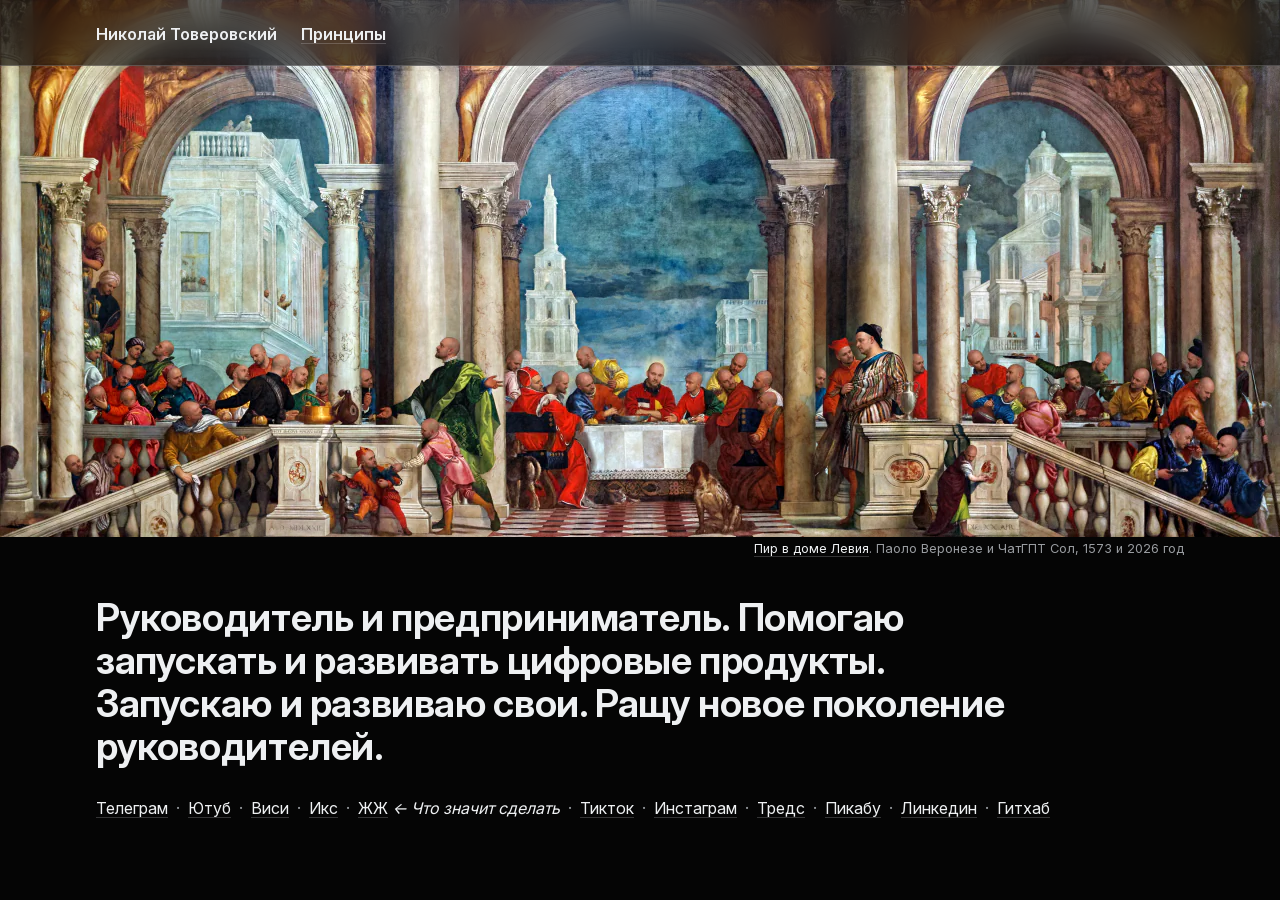
<file: index.html>
<!doctype html>
<html lang="ru" class="dark">
  <head>
    <meta charset="utf-8">
    <meta name="viewport" content="width=device-width, initial-scale=1">
    <meta name="theme-color" content="#050505">
    <meta name="description" content="Николай&nbsp;Товеровский&nbsp;— руководитель и&nbsp;предприниматель. Запускает и&nbsp;развивает цифровые продукты и&nbsp;растит новое поколение руководителей.">
    <title>Николай&nbsp;Товеровский</title>
    <link rel="preload" href="/assets/ids/fonts/InterVariable.woff2" as="font" type="font/woff2" crossorigin>
    <link rel="stylesheet" href="/assets/ids/css/tokens/palette.css">
    <link rel="stylesheet" href="/assets/ids/css/tokens/colors.css">
    <link rel="stylesheet" href="/assets/ids/css/tokens/scales.css">
    <link rel="stylesheet" href="/assets/ids/css/settings.css?v=3">
    <link rel="stylesheet" href="/assets/ids/css/reset.css">
    <link rel="stylesheet" href="/assets/ids/css/page-composition/layout.css">
    <link rel="stylesheet" href="/assets/ids/css/components/ids.css">
    <link rel="stylesheet" href="/assets/site.css?v=3">
  </head>
  <body class="ids">
    <div class="site-shell">
      <header class="site-header site-header--over-artwork">
        <div class="site-header__inner ids__wrapper L">
          <span class="site-name" aria-current="page">Николай&nbsp;Товеровский</span>
          <nav aria-label="Разделы сайта">
            <a href="/principles/">Принципы</a>
          </nav>
        </div>
      </header>

      <main class="home-main">
        <figure class="home-artwork">
          <div class="home-artwork__viewport" tabindex="0" role="region" aria-label="Картина. На&nbsp;узком экране её можно прокрутить по&nbsp;горизонтали">
            <picture>
              <source type="image/webp" srcset="/assets/feast/feast-640.webp 640w, /assets/feast/feast-1280.webp 1280w, /assets/feast/feast-1920.webp 1920w, /assets/feast/feast-2880.webp 2880w, /assets/feast/feast-3840.webp 3840w" sizes="(max-width: 716px) 716px, 100vw">
              <img src="/assets/feast/feast-1920.jpg" srcset="/assets/feast/feast-640.jpg 640w, /assets/feast/feast-1280.jpg 1280w, /assets/feast/feast-1920.jpg 1920w, /assets/feast/feast-2880.jpg 2880w, /assets/feast/feast-3840.jpg 3840w" sizes="(max-width: 716px) 716px, 100vw" width="10000" height="4193" loading="eager" fetchpriority="high" alt="Пир в&nbsp;доме Левия: на&nbsp;месте каждого персонажа картины&nbsp;— Николай&nbsp;Товеровский">
            </picture>
          </div>
          <figcaption class="ids__wrapper L"><span class="caption-full"><a href="https://bureau.ru/books/fff/113" target="_blank" rel="noopener noreferrer">Пир в&nbsp;доме Левия</a>. Паоло&nbsp;Веронезе и&nbsp;ЧатГПТ&nbsp;Сол, 1573 и&nbsp;2026&nbsp;год</span><span class="caption-mobile"><a href="https://bureau.ru/books/fff/113" target="_blank" rel="noopener noreferrer">Пир в&nbsp;доме Левия</a></span></figcaption>
        </figure>

        <div class="home-content ids__wrapper L">
          <h1 class="S home-lead">Руководитель и&nbsp;предприниматель. Помогаю запускать и&nbsp;развивать цифровые продукты. Запускаю и&nbsp;развиваю свои. Ращу новое поколение руководителей.</h1>

          <nav class="social-links" aria-label="Соцсети">
            <span class="social-links__item"><a href="https://t.me/toverovskiy" target="_blank" rel="noopener noreferrer">Телеграм</a></span>
            <span class="social-links__item"><a href="https://www.youtube.com/@toverovskiy" target="_blank" rel="noopener noreferrer">Ютуб</a></span>
            <span class="social-links__item"><a href="https://vc.ru/id209319" target="_blank" rel="noopener noreferrer">Виси</a></span>
            <span class="social-links__item"><a href="https://x.com/toverovskiy" target="_blank" rel="noopener noreferrer">Икс</a></span>
            <span class="social-links__item"><a href="https://toverovskiy.livejournal.com/202173.html" target="_blank" rel="noopener noreferrer">ЖЖ</a>&nbsp;<i>←&nbsp;Что значит сделать</i></span>
            <span class="social-links__item"><a href="https://www.tiktok.com/@toverovskiy" target="_blank" rel="noopener noreferrer">Тикток</a></span>
            <span class="social-links__item"><a href="https://www.instagram.com/toverovskiy/" target="_blank" rel="noopener noreferrer">Инстаграм</a></span>
            <span class="social-links__item"><a href="https://www.threads.com/@toverovskiy" target="_blank" rel="noopener noreferrer">Тредс</a></span>
            <span class="social-links__item"><a href="https://pikabu.ru/@toverovskiy" target="_blank" rel="noopener noreferrer">Пикабу</a></span>
            <span class="social-links__item"><a href="https://www.linkedin.com/in/toverovskiy/" target="_blank" rel="noopener noreferrer">Линкедин</a></span>
            <span class="social-links__item"><a href="https://github.com/toverovskiy" target="_blank" rel="noopener noreferrer">Гитхаб</a></span>
          </nav>
        </div>
      </main>
    </div>
    <script>
      const artwork = document.querySelector('.home-artwork__viewport');
      if (matchMedia('(max-width: 716px)').matches) {
        artwork.scrollLeft = (artwork.scrollWidth - artwork.clientWidth) / 2;
      }

      const socialItems = [...document.querySelectorAll('.social-links__item')];
      function updateSocialSeparators() {
        socialItems.forEach(item => item.classList.remove('social-links__item--row-end'));
        socialItems.forEach((item, index) => {
          if (socialItems[index + 1]?.offsetTop > item.offsetTop) {
            item.classList.add('social-links__item--row-end');
          }
        });
      }
      updateSocialSeparators();
      addEventListener('resize', updateSocialSeparators);
      document.fonts.ready.then(updateSocialSeparators);
    </script>
  </body>
</html>
</file>
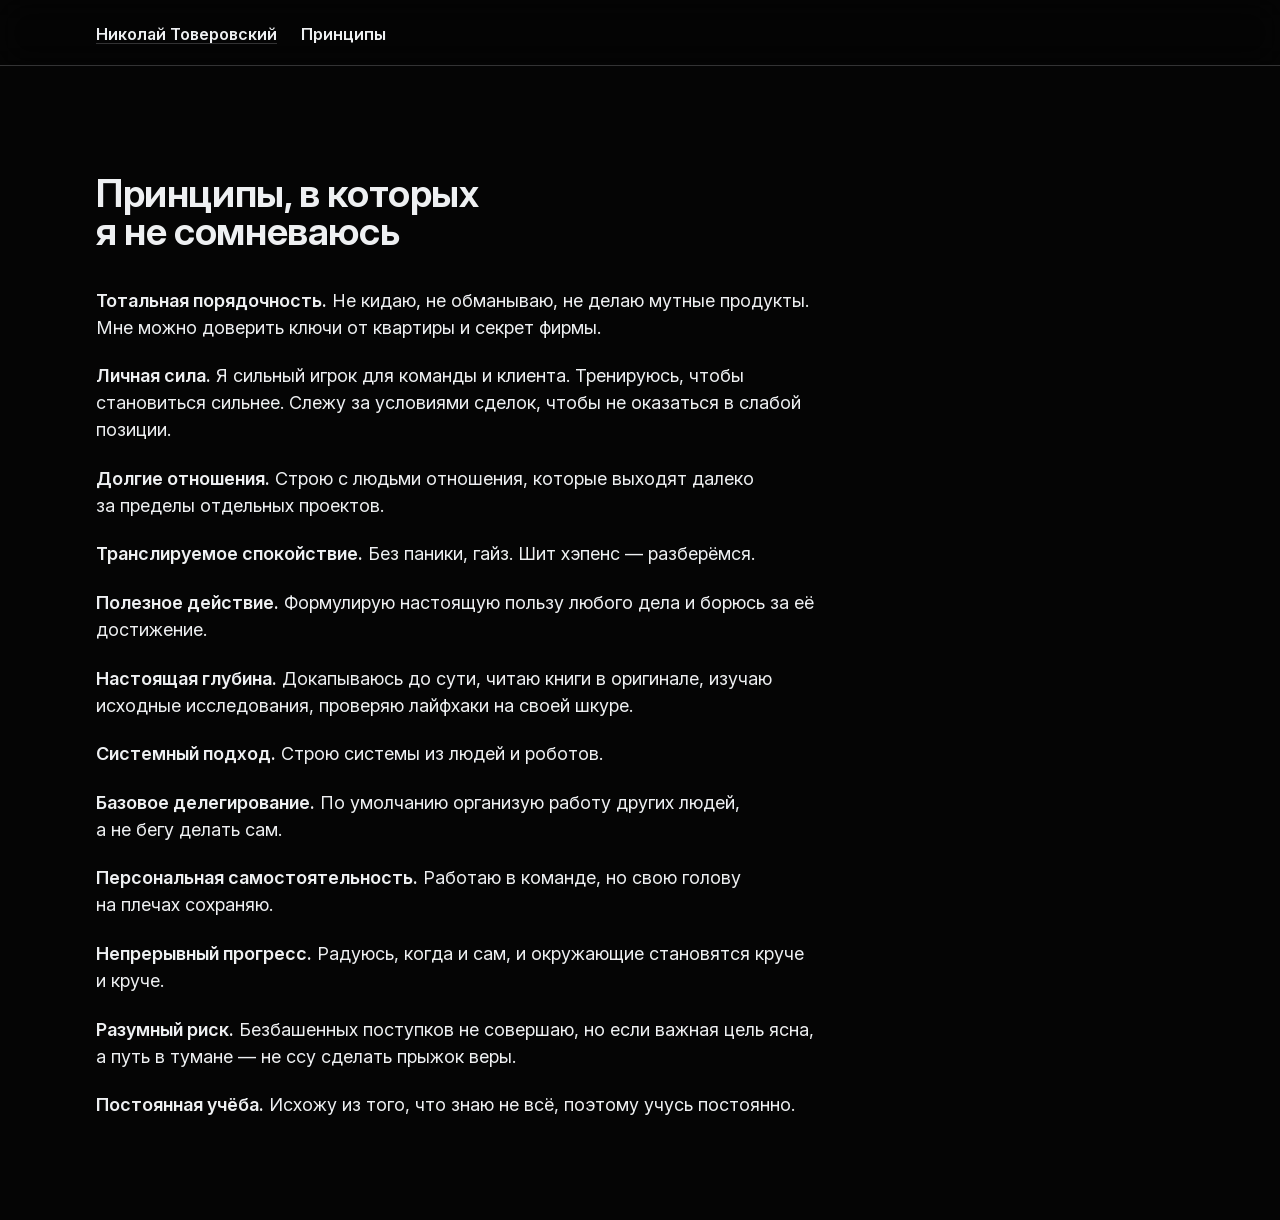
<file: principles/index.html>
<!doctype html>
<html lang="ru" class="dark">
  <head>
    <meta charset="utf-8">
    <meta name="viewport" content="width=device-width, initial-scale=1">
    <meta name="theme-color" content="#050505">
    <meta name="description" content="Принципы Николая&nbsp;Товеровского: порядочность, личная сила, долгие отношения, полезное действие и&nbsp;постоянная учёба.">
    <title>Принципы&nbsp;— Николай&nbsp;Товеровский</title>
    <link rel="preload" href="/assets/ids/fonts/InterVariable.woff2" as="font" type="font/woff2" crossorigin>
    <link rel="stylesheet" href="/assets/ids/css/tokens/palette.css">
    <link rel="stylesheet" href="/assets/ids/css/tokens/colors.css">
    <link rel="stylesheet" href="/assets/ids/css/tokens/scales.css">
    <link rel="stylesheet" href="/assets/ids/css/settings.css?v=3">
    <link rel="stylesheet" href="/assets/ids/css/reset.css">
    <link rel="stylesheet" href="/assets/ids/css/page-composition/layout.css">
    <link rel="stylesheet" href="/assets/ids/css/components/ids.css">
    <link rel="stylesheet" href="/assets/site.css?v=3">
  </head>
  <body class="ids">
    <div class="site-shell">
      <header class="site-header">
        <div class="site-header__inner ids__wrapper L">
          <a class="site-name" href="/">Николай&nbsp;Товеровский</a>
          <nav aria-label="Разделы сайта">
            <span aria-current="page">Принципы</span>
          </nav>
        </div>
      </header>

      <main class="principles-main ids__wrapper L">
        <h1 class="S">Принципы, в&nbsp;которых я&nbsp;не сомневаюсь</h1>

        <div class="principles-copy">
          <p><strong>Тотальная порядочность.</strong> Не&nbsp;кидаю, не&nbsp;обманываю, не&nbsp;делаю мутные продукты. Мне можно доверить ключи от&nbsp;квартиры и&nbsp;секрет фирмы.</p>
          <p><strong>Личная сила.</strong> Я&nbsp;сильный игрок для команды и&nbsp;клиента. Тренируюсь, чтобы становиться сильнее. Слежу за&nbsp;условиями сделок, чтобы не&nbsp;оказаться в&nbsp;слабой позиции.</p>
          <p><strong>Долгие отношения.</strong> Строю с&nbsp;людьми отношения, которые выходят далеко за&nbsp;пределы отдельных проектов.</p>
          <p><strong>Транслируемое спокойствие.</strong> Без&nbsp;паники, гайз. Шит хэпенс&nbsp;— разберёмся.</p>
          <p><strong>Полезное действие.</strong> Формулирую настоящую пользу любого дела и&nbsp;борюсь за&nbsp;её достижение.</p>
          <p><strong>Настоящая глубина.</strong> Докапываюсь до&nbsp;сути, читаю книги в&nbsp;оригинале, изучаю исходные исследования, проверяю лайфхаки на&nbsp;своей шкуре.</p>
          <p><strong>Системный подход.</strong> Строю системы из&nbsp;людей и&nbsp;роботов.</p>
          <p><strong>Базовое делегирование.</strong> По&nbsp;умолчанию организую работу других людей, а&nbsp;не&nbsp;бегу делать сам.</p>
          <p><strong>Персональная самостоятельность.</strong> Работаю в&nbsp;команде, но&nbsp;свою голову на&nbsp;плечах сохраняю.</p>
          <p><strong>Непрерывный прогресс.</strong> Радуюсь, когда и&nbsp;сам, и&nbsp;окружающие становятся круче и&nbsp;круче.</p>
          <p><strong>Разумный риск.</strong> Безбашенных поступков не&nbsp;совершаю, но&nbsp;если важная цель ясна, а&nbsp;путь в&nbsp;тумане&nbsp;— не&nbsp;ссу сделать прыжок веры.</p>
          <p><strong>Постоянная учёба.</strong> Исхожу из&nbsp;того, что знаю не&nbsp;всё, поэтому учусь постоянно.</p>
        </div>
      </main>
    </div>
  </body>
</html>
</file>
<file: assets/ids/css/tokens/palette.css>
/* Палитра — сырые значения цвета, не зависящие от темы.
   Это источник правды для цвета: семантические токены в colors.css
   ссылаются сюда и нигде не используют rgb()-значения напрямую. */

:root {
  --ids__color-white: rgb(255, 255, 255);

  --ids__color-gray-100: rgb(238, 240, 242);
  --ids__color-gray-200: rgb(220, 221, 223);
  --ids__color-gray-400: rgb(153, 156, 160);
  --ids__color-gray-500: rgb(115, 120, 125);
  --ids__color-gray-600: rgb(85, 88, 92);
  --ids__color-gray-700: rgb(55, 58, 62);
  --ids__color-gray-800: rgb(32, 33, 36);
  --ids__color-gray-900: rgb(18, 18, 20);
  --ids__color-gray-950: rgb(5, 5, 5);

  --ids__color-blue-450: rgb(60, 130, 250);
  --ids__color-blue-500: rgb(0, 100, 240);

  --ids__color-green-450: rgb(40, 215, 40);
  --ids__color-green-500: rgb(0, 200, 0);
  --ids__color-green-600: rgb(30, 170, 60);

  --ids__color-red-450: rgb(255, 70, 95);
  --ids__color-red-500: rgb(253, 47, 75);

  --ids__color-yellow-500: rgb(255, 225, 0);
}
</file>
<file: assets/ids/css/tokens/colors.css>
/* Семантические цвета — каждое значение указывает на палитру.
   Именование функциональное: для чего используется, так и называется.
   Переключение темы происходит здесь, а не в палитре. */

:root {
  color-scheme: light;

  --ids__text: var(--ids__color-gray-950);
  --ids__text-caption: var(--ids__color-gray-600);
  --ids__link: var(--ids__color-blue-500);
  --ids__hover: var(--ids__color-green-500);
  --ids__accent: var(--ids__color-red-500);
  --ids__code: var(--ids__color-gray-500);
  --ids__mark: var(--ids__color-yellow-500);
  --ids__surface: var(--ids__color-gray-100);
  --ids__background: var(--ids__color-white);

  --ids__border: color-mix(in srgb, var(--ids__text) 20%, transparent);

  --ids__error: var(--ids__color-red-500);
  --ids__success: var(--ids__color-green-600);
}

.dark {
  color-scheme: dark;

  --ids__text: var(--ids__color-gray-100);
  --ids__text-caption: var(--ids__color-gray-400);
  --ids__link: var(--ids__color-gray-100);
  --ids__hover: var(--ids__color-gray-400);
  --ids__accent: var(--ids__color-red-450);
  --ids__code: var(--ids__color-gray-400);
  --ids__mark: var(--ids__color-yellow-500);
  --ids__surface: var(--ids__color-gray-800);
  --ids__background: var(--ids__color-gray-950);

  --ids__error: var(--ids__color-red-450);
  --ids__success: var(--ids__color-green-450);
}

body {
  color: var(--ids__text);
  background-color: var(--ids__background);
}
</file>
<file: assets/ids/css/tokens/scales.css>
/* Именованные шкалы размеров.

   Спейсеры и гэпы — в rem: считаются от корневого (флюидного) фонт-сайза
   и не зависят от фонт-сайза окружения.
   Радиусы — в em: скругление масштабируется вместе с текстом компонента. */

:root {
  --ids__spacer-s: calc(var(--ids__density) * 0.7rem);
  --ids__spacer-m: calc(var(--ids__density) * 1.4rem);
  --ids__spacer-l: calc(var(--ids__density) * 2.4rem);
  --ids__spacer-xl: calc(var(--ids__density) * 4rem);

  --ids__gap-s: 0.5rem;
  --ids__gap-m: 1rem;
  --ids__gap-l: 1.5rem;

  --ids__radius-s: 0.2em;
  --ids__radius-m: 0.3em;
  --ids__radius-pill: 9999px;

  /* Радиус сквиркла .ids__rounded. Можно переопределять локально. */
  --ids__radius: 1.5em;

  --ids__border-width-s: 1px;
  --ids__border-width-m: 2px;

  --ids__duration-instant: 0s;
  --ids__duration-fast: 0.1s;
  --ids__duration-base: 0.5s;
  --ids__easing-base: ease;
}
</file>
<file: assets/ids/css/settings.css>
/* Fonts */

@font-face {
  font-family: Inter;
  font-style: normal;
  font-weight: 100 900;
  font-display: block;
  src: url("../fonts/InterVariable.woff2") format("woff2");
}
@font-feature-values Inter {
    @character-variant {
        cv01: 1; cv02: 2; cv03: 3; cv04: 4; cv05: 5; cv06: 6; cv07: 7; cv08: 8;
        cv09: 9; cv10: 10; cv11: 11; cv12: 12; cv13: 13;
        alt-1:            1; /* Alternate one */
        alt-3:            9; /* Flat-top three */
        open-4:           2; /* Open four */
        open-6:           3; /* Open six */
        open-9:           4; /* Open nine */
        lc-l-with-tail:   5; /* Lower-case L with tail */
        simplified-u:     6; /* Simplified u */
        alt-double-s:     7; /* Alternate German double s */
        uc-i-with-serif:  8; /* Upper-case i with serif */
        uc-g-with-spur:  10; /* Capital G with spur */
        single-story-a:  11; /* Single-story a */
        compact-lc-f:    12; /* Compact f */
        compact-lc-t:    13; /* Compact t */
    }
    @styleset {
        ss01: 1; ss02: 2; ss03: 3; ss04: 4; ss05: 5; ss06: 6; ss07: 7; ss08: 8;
        open-digits: 1;                /* Open digits */
        disambiguation: 2;             /* Disambiguation (with zero) */
        disambiguation-except-zero: 4; /* Disambiguation (no zero) */
        round-quotes-and-commas: 3;    /* Round quotes &amp; commas */
        square-punctuation: 7;         /* Square punctuation */
        square-quotes: 8;              /* Square quotes */
        circled-characters: 5;         /* Circled characters */
        squared-characters: 6;         /* Squared characters */
    }
}


body {
  font-family: "Inter", sans-serif;
  -webkit-font-smoothing: antialiased;
  font-weight: 400;
}

/* Density */

:root {
  --ids__density: 1.3;
}

body {
  font-size: 1em;
  line-height: var(--ids__density);
}


/* The viewport-based root font size is disabled so browser zoom keeps working. */

/* Smooth scroll for anchored links */

@media (prefers-reduced-motion: no-preference) {
  html {
    scroll-behavior: smooth;
  }
}
</file>
<file: assets/ids/css/page-composition/layout.css>
.ids__space {
  height: var(--ids__spacer-s);

  &.S {
    height: var(--ids__spacer-s);
  }
  &.M {
    height: var(--ids__spacer-m);
  }
  &.L {
    height: var(--ids__spacer-l);
  }
  &.XL {
    height: var(--ids__spacer-xl);
  }
}

.ids__wrapper {
  position: relative;
  width: 70%;
  margin: 0 auto;

  @media (width < 768px) {
    width: 100%;
    padding: 0 calc(var(--ids__density) * 0.6rem);
  }

  &.L {
    width: 85%;

    @media (width < 768px) {
      width: 100%;
      padding: 0 calc(var(--ids__density) * 0.6rem);
    }
  }
  &.XL {
    width: 100%;
    padding: 0 calc(var(--ids__density) * 0.75rem);

    @media (width < 768px) {
      padding: 0 calc(var(--ids__density) * 0.6rem);
    }
  }
  &.XXL {
    width: 100%;

    @media (width < 768px) {
      padding: 0;
    }
  }

  & .ids__text-width {
    width: 85%;

    @media (width < 768px) {
      width: 100%;
    }
  }
}

.ids__sequence {
  display: flex;
  flex-wrap: wrap;
  margin-bottom: calc(var(--ids__density) * 0.4rem);
  --gap: 0rem;
  gap: var(--gap);

  &.gap-L {
    --gap: var(--ids__gap-l);
    margin-bottom: calc(var(--gap) * 1.5);
  }

  &.gap-M {
    --gap: var(--ids__gap-m);
    margin-bottom: calc(var(--gap) * 1.5);
  }

  &.gap-S {
    --gap: var(--ids__gap-s);
    margin-bottom: calc(var(--gap) * 1.5);
  }

  .ids__sequence-item {
    --columns: 4;
    width: calc((100% - var(--gap) * (var(--columns) - 1)) / var(--columns));

    @media (width < 768px) {
      --columns: 2;
    }
  }

  &.XL {
    .ids__sequence-item {
      --columns: 2;

      @media (width < 768px) {
        --columns: 1;
      }
    }
  }

  &.L {
    .ids__sequence-item {
      --columns: 3;

      @media (width < 768px) {
        --columns: 2;
      }
    }
  }

  &.S {
    .ids__sequence-item {
      --columns: 6;

      @media (width < 768px) {
        --columns: 3;
      }
    }
  }
}

.ids__rounded {
  border-radius: var(--ids__radius);
  corner-shape: squircle;
  overflow: hidden;
}

@supports not (corner-shape: squircle) {
  .ids__rounded {
    border-radius: 0;
    border-radius: initial;
    mask:
      url('data:image/svg+xml;utf-8,<svg xmlns="http://www.w3.org/2000/svg" width="100" height="100"><path d="m0,1 c0,-1 0,-1 1,-1 l99,0 l0,100 l-100,0 Z"/></svg>') top left / calc(var(--ids__radius) * 100) no-repeat intersect,
      url('data:image/svg+xml;utf-8,<svg xmlns="http://www.w3.org/2000/svg" width="100" height="100"><path d="m0,0 l99,0 c1,0 1,0 1,1 l0,99 l-100,0 l0,-100 Z"/></svg>') top right / calc(var(--ids__radius) * 100) no-repeat intersect,
      url('data:image/svg+xml;utf-8,<svg xmlns="http://www.w3.org/2000/svg" width="100" height="100"><path d="m0,0 l100,0 l0,99 c0,1 -0,1 -1,1 l-99,0 Z"/></svg>') bottom right / calc(var(--ids__radius) * 100) no-repeat intersect,
      url('data:image/svg+xml;utf-8,<svg xmlns="http://www.w3.org/2000/svg" width="100" height="100"><path d="m0,0 l100,0 l0,100 l-99,0 c-1,0 -1,-0 -1,-1 Z"/></svg>') bottom left / calc(var(--ids__radius) * 100) no-repeat intersect
    ;
  }
}

header,
footer {
  padding: calc(var(--ids__density) * 1rem);
}
</file>
<file: assets/ids/css/components/ids.css>
.ids {
  & a {
    color: var(--ids__link);
    text-decoration: underline;
    will-change: color;
    text-decoration-thickness: var(--ids__border-width-s);
    text-underline-offset: 0.2em;
    text-decoration-skip-ink: none;
    text-decoration-color: color-mix(in srgb, var(--ids__link) 20%, transparent);
    transition:
      color var(--ids__duration-base) var(--ids__easing-base),
      text-decoration var(--ids__duration-base) var(--ids__easing-base);

    &:hover {
      color: var(--ids__hover);
      text-decoration-color: color-mix(in srgb, var(--ids__hover) 20%, transparent);
      transition:
        color var(--ids__duration-instant) var(--ids__easing-base),
        text-decoration var(--ids__duration-instant) var(--ids__easing-base);
    }
  }

  .ids__promo-link {
    display: flex;

    & a {
      display: inline-block;
      padding: 0.45em 0.6em 0.5em;
      border: var(--ids__border-width-s) solid color-mix(in srgb, var(--ids__text) 50%, transparent);
      border-right: 0;

      &:hover {
        background-color: color-mix(in srgb, var(--ids__hover) 10%, transparent);
      }

      &:first-child {
        border-radius: var(--ids__radius-m) 0 0 var(--ids__radius-m);
        padding-left: 1em;
      }

      &:last-child {
        border-radius: 0 var(--ids__radius-m) var(--ids__radius-m) 0;
        padding-right: 1em;
        border-right: var(--ids__border-width-s) solid color-mix(in srgb, var(--ids__text) 50%, transparent);
      }

      &.active {
        color: var(--ids__text);
        background-color: color-mix(in srgb, var(--ids__text) 5%, transparent);
        -webkit-text-decoration: none;
        text-decoration: none;
        cursor: default;
      }

      &.active::after {
        content: " ↓";
      }
    }
  }

  & p {
    margin-top: 0;
    margin-bottom: calc(var(--ids__density) * 0.4em);

    &.loud {
      font-size: 2em;
      line-height: 1.2;
    }

    &.huge {
      font-size: 6em;
      line-height: 1;

      @media (max-width: 767px) {
        &.huge {
          font-size: 3.2em;
        }
      }

      @media (max-width: 549.98px) {
        &.huge {
          font-size: 2.8em;
        }
      }
    }
  }

  & h1,
  & h2,
  & h3,
  & h4,
  & h5,
  & h6 {
    margin: 0;
    font-weight: 600;
  }

  & h1 {
    font-size: 3.6em;
    font-weight: 700;
    letter-spacing: -0.01em;
    line-height: calc(var(--ids__density) / 1.3);
    margin-bottom: 0.4em;

    @media (width < 768px) {
      font-size: 2.6em;
    }

    &.S {
      font-size: 2.4em;
      font-weight: 650;
    }
    &.XS {
      font-size: 1.5em;
      font-weight: 600;
    }
  }

  & h2 {
    font-size: 2.4em;
    font-weight: 650;
    line-height: calc(var(--ids__density) / 1.2);
    margin-bottom: 0.5em;

    &.XS {
      font-size: 1.5em;
      font-weight: 600;
    }
  }

  & h3 {
    font-size: 1.5em;
    line-height: calc(var(--ids__density) / 1.1);
    margin-bottom: 0.6em;
  }

  & h4 {
    font-size: 1.1em;
    line-height: var(--ids__density);
    margin-bottom: 0.5em;
  }

  & h5 {
    font-size: 1em;
    line-height: var(--ids__density);
    margin-bottom: 0.5em;
  }

  & h6 {
    font-size: 0.8em;
    text-transform: uppercase;
    letter-spacing: 0.05em;
    line-height: var(--ids__density);
    margin-bottom: 0.5em;
  }

  & strong,
  & b {
    font-weight: 600;
  }

  & mark {
    color: var(--ids__color-gray-950);
    background-color: var(--ids__mark);
  }

  & ul,
  & ol {
    margin: 0 0 calc(var(--ids__density) * 0.75em) 0;
    padding: 0;

    & li {
      position: relative;
      margin-bottom: calc(var(--ids__density) * 0.5em);
    }
  }

  & ul {
    & li {
      list-style-type: none;
      padding-left: calc(var(--ids__density) * 0.75em);

      &:before {
        position: absolute;
        left: 0;
        content: "⋅ ";
      }
    }
  }

  & ol {
    & li {
      list-style: decimal inside none;
    }
  }

  & blockquote {
    font-size: 1.4em;
    line-height: var(--ids__density);
    margin: 0;
    padding-left: calc(var(--ids__density) * 0.75em);
    margin-bottom: calc(var(--ids__density) * 1em);
  }

  & aside {
    margin: 0;
    margin-bottom: calc(var(--ids__density) * 0.5em);
    background: var(--ids__surface);
    padding-top: calc(var(--ids__density) * 0.4em);
    padding-right: calc(var(--ids__density) * 1.5em);
    padding-bottom: calc(var(--ids__density) * 0.4em);
    padding-left: calc(var(--ids__density) * 0.5em);
    border-radius: var(--ids__radius-s);

    @media (width < 768px) {
      padding-right: calc(var(--ids__density) * 0.75em);
    }
  }

  & code {
    font-size: 0.9em;
    font-family: "Inter";
    letter-spacing: 0.02em;
    font-weight: 450;
    padding: 0.1em 0.25em;
    border-radius: var(--ids__radius-s);
    color: var(--ids__code);
    border: var(--ids__border-width-s) solid color-mix(in srgb, var(--ids__code) 10%, transparent);
    background: color-mix(in srgb, var(--ids__code) 10%, transparent);
  }

  & figure {
    margin: 0 0 calc(var(--ids__density) * 0.5em) 0;

    &.XXS,
    &.ids__figure__XXS {
      width: 25%;
    }
    &.XS,
    &.ids__figure__XS {
      width: 50%;
    }
    &.S,
    &.ids__figure__S {
      width: 75%;
    }

    & figcaption {
      margin-top: calc(var(--ids__density) * 0.25em);
      font-size: 0.8em;
      line-height: var(--ids__density);
      color: var(--ids__text-caption);
    }
  }

  & details {
    padding: 0.5em;
    cursor: pointer;
    border-radius: var(--ids__radius);

    & summary {
      padding-bottom: var(--ids__micro-padding);
    }
  }

  & table {
    border-spacing: 0;
    background-color: inherit;

    @media (max-width: 767px) {
      font-size: 0.7em;
    }

    thead {
      background-color: inherit;
    }

    tr {
      background-color: inherit;

      & th {
        position: sticky;
        top: 0px;
        text-align: left;
        border-bottom: var(--ids__border-width-m) solid var(--ids__text);
        padding-bottom: 0.3em;
        background-color: inherit;

        @media (max-width: 767px) {
          padding-top: 0.8em;
        }
      }

      & td {
        padding: 0.8em 0.5em 1em 0;
        border-bottom: var(--ids__border-width-s) solid color-mix(in srgb, var(--ids__text) 50%, transparent);
        vertical-align: top;
      }

      &:last-child {
        & td {
          border-bottom: none;
        }
      }
    }
  }

  & hr {
    border-top-color: var(--ids__border);
    border-bottom: 0;
  }
}
</file>
<file: assets/site.css>
:root {
  font-size: 100%;
}

.site-shell {
  min-height: 100vh;
}

.site-header {
  position: sticky;
  top: 0;
  z-index: 10;
  padding: 0;
  background: rgba(5, 5, 5, 0.88);
  border-bottom: 1px solid var(--ids__border);
}

.site-header--over-artwork {
  position: fixed;
  inset: 0 0 auto;
}

@supports ((backdrop-filter: blur(1rem)) or (-webkit-backdrop-filter: blur(1rem))) {
  .site-header {
    background: rgba(5, 5, 5, 0.58);
    backdrop-filter: blur(1rem);
    -webkit-backdrop-filter: blur(1rem);
  }
}

.site-header .site-header__inner {
  display: flex;
  align-items: baseline;
  flex-wrap: wrap;
  gap: 1.5rem;
  padding-block: 1.5rem 1.25rem;
}

.site-name,
.site-header nav {
  font-size: 1rem;
  font-weight: 600;
}

.ids .site-name,
.site-header nav span[aria-current="page"] {
  color: var(--ids__text);
}

.ids a.site-name:hover {
  color: var(--ids__hover);
}

.home-artwork__viewport {
  width: 100%;
  aspect-ratio: 10000 / 4193;
  overflow: hidden;
  background: #050505;
}

.home-artwork picture,
.home-artwork img {
  display: block;
  width: 100%;
  height: 100%;
}

.home-artwork img {
  object-fit: cover;
  object-position: center bottom;
}

.ids .home-artwork {
  margin-bottom: 0;
}

.ids .home-artwork figcaption {
  text-align: right;
}

.caption-mobile {
  display: none;
}

.home-content.ids__wrapper.L {
  padding-block: clamp(1.75rem, 3vw, 3rem) 5rem;
}

.ids h1.home-lead {
  max-width: 60rem;
  margin-bottom: 0;
  line-height: 1.12;
  text-wrap: pretty;
}

.social-links {
  display: flex;
  flex-wrap: wrap;
  max-width: 60rem;
  margin-top: 1.75rem;
  line-height: 1.5;
}

.social-links__item {
  white-space: nowrap;
}

.social-links i {
  font-style: italic;
  font-synthesis: style;
}

.social-links__item:not(:last-child)::after {
  content: "·";
  margin-inline: 0.5em;
  color: var(--ids__text-caption);
}

.social-links__item--row-end::after {
  visibility: hidden;
}

.principles-main.ids__wrapper.L {
  padding-block: clamp(4rem, 12vh, 8rem) 5rem;
}

.ids .principles-main h1 {
  max-width: 18ch;
  margin-bottom: 2.25rem;
  text-wrap: balance;
}

.principles-copy {
  max-width: 45rem;
  font-size: 1.125rem;
  line-height: 1.5;
}

.ids .principles-copy p {
  margin-bottom: 1.35rem;
}

@media (min-width: 768px) and (max-height: 800px) {
  .home-artwork__viewport {
    max-height: calc(100svh - 16rem);
  }
}

@media (max-width: 767px) {
  .home-artwork__viewport {
    height: max(300px, 41.93vw);
    aspect-ratio: auto;
    overflow-x: auto;
    overflow-y: hidden;
    scrollbar-width: none;
  }

  .home-artwork__viewport::-webkit-scrollbar {
    display: none;
  }

  .home-artwork picture {
    width: max(100%, 716px);
  }

  .caption-full {
    display: none;
  }

  .caption-mobile {
    display: inline;
  }

  .site-header .site-header__inner {
    padding-block: 1.25rem 1rem;
  }

  .principles-main.ids__wrapper.L {
    padding-block: 4.5rem 4rem;
  }

  .ids h1.home-lead {
    font-size: 1.65rem;
  }

  .principles-copy {
    font-size: 1rem;
  }
}
</file>
